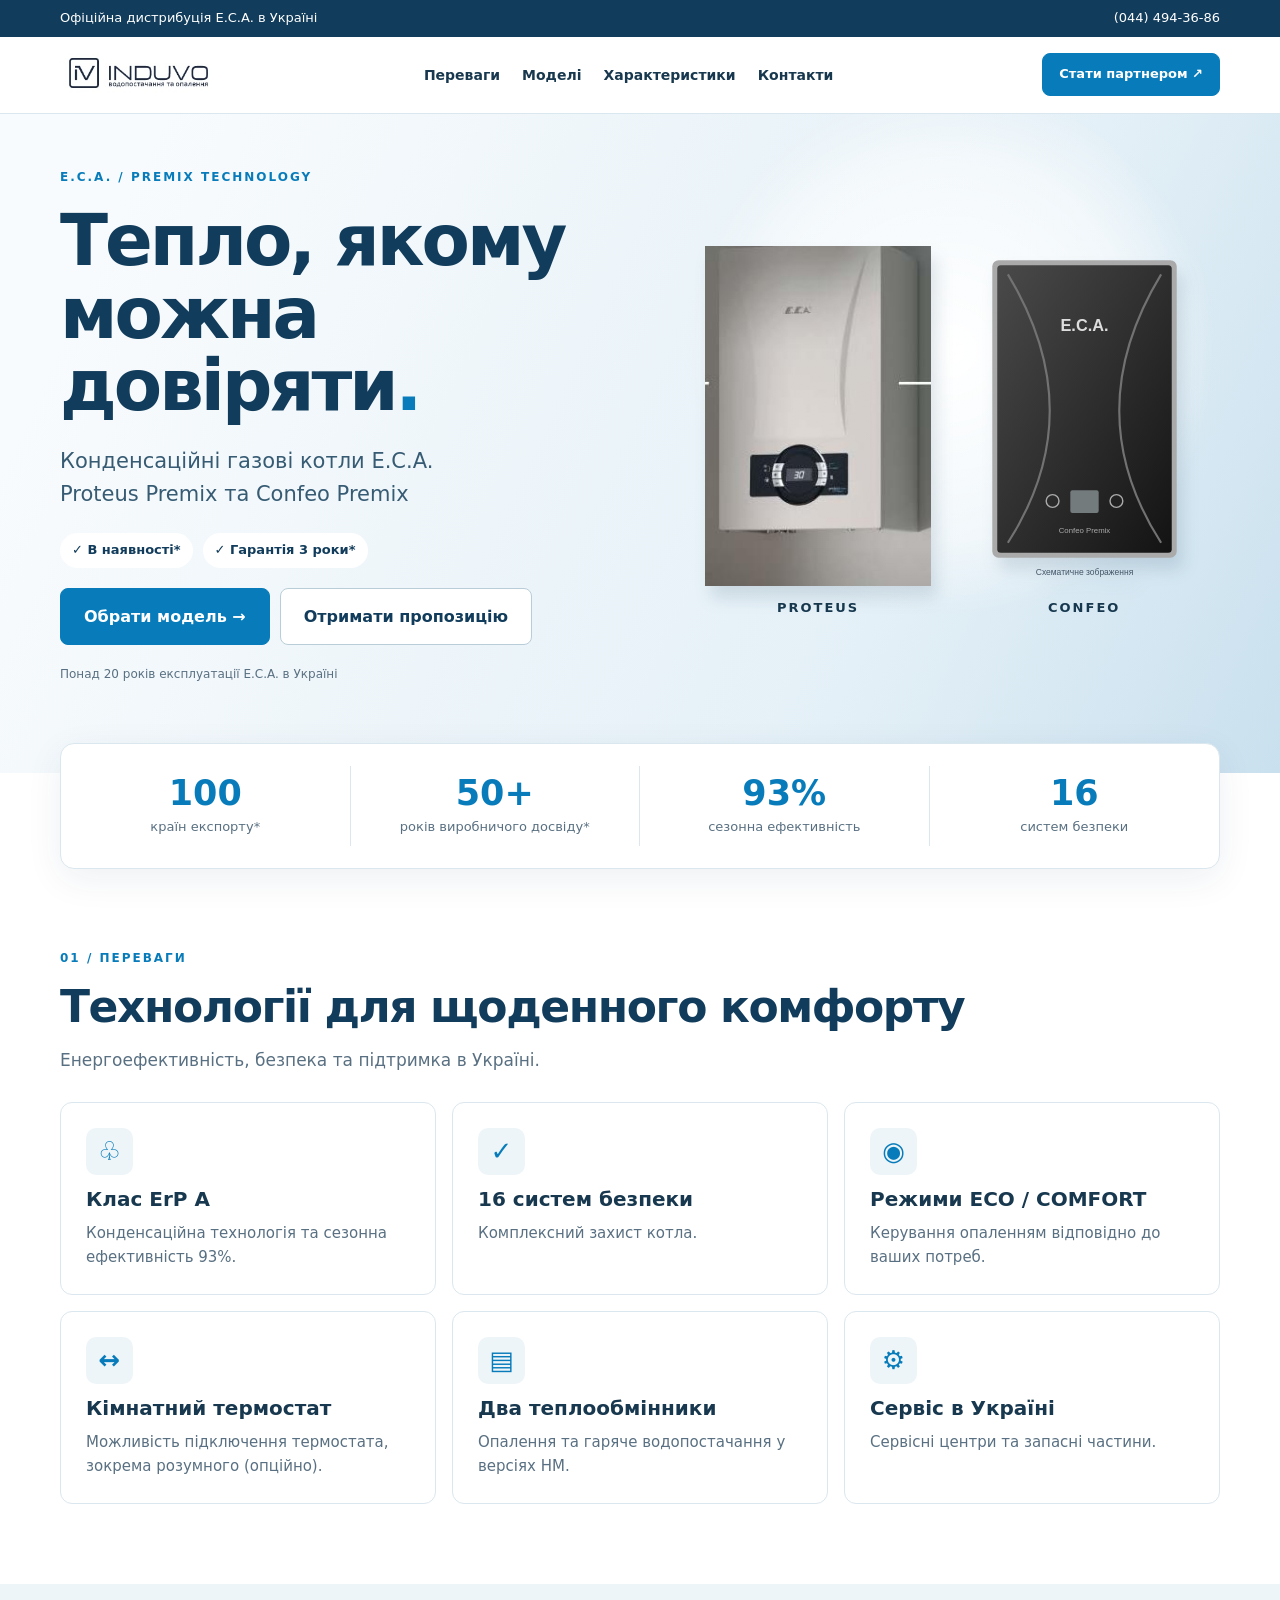
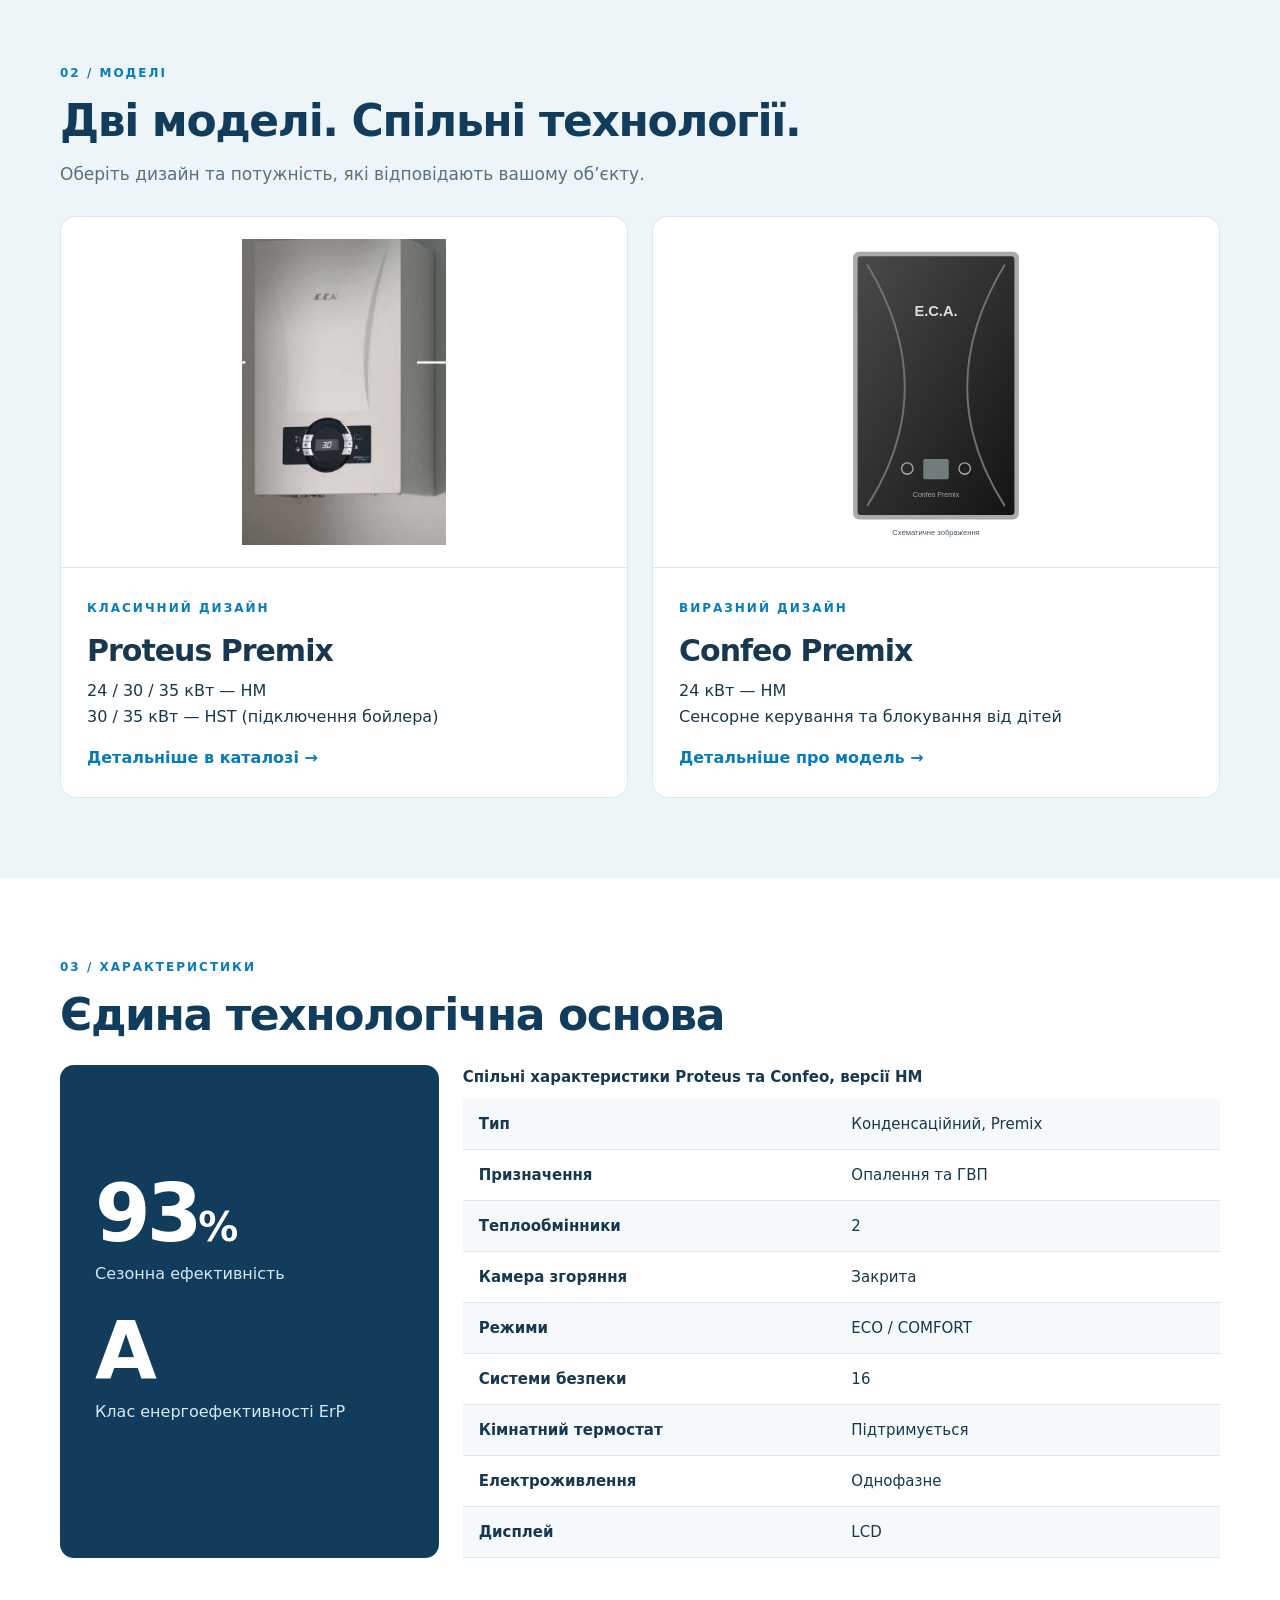
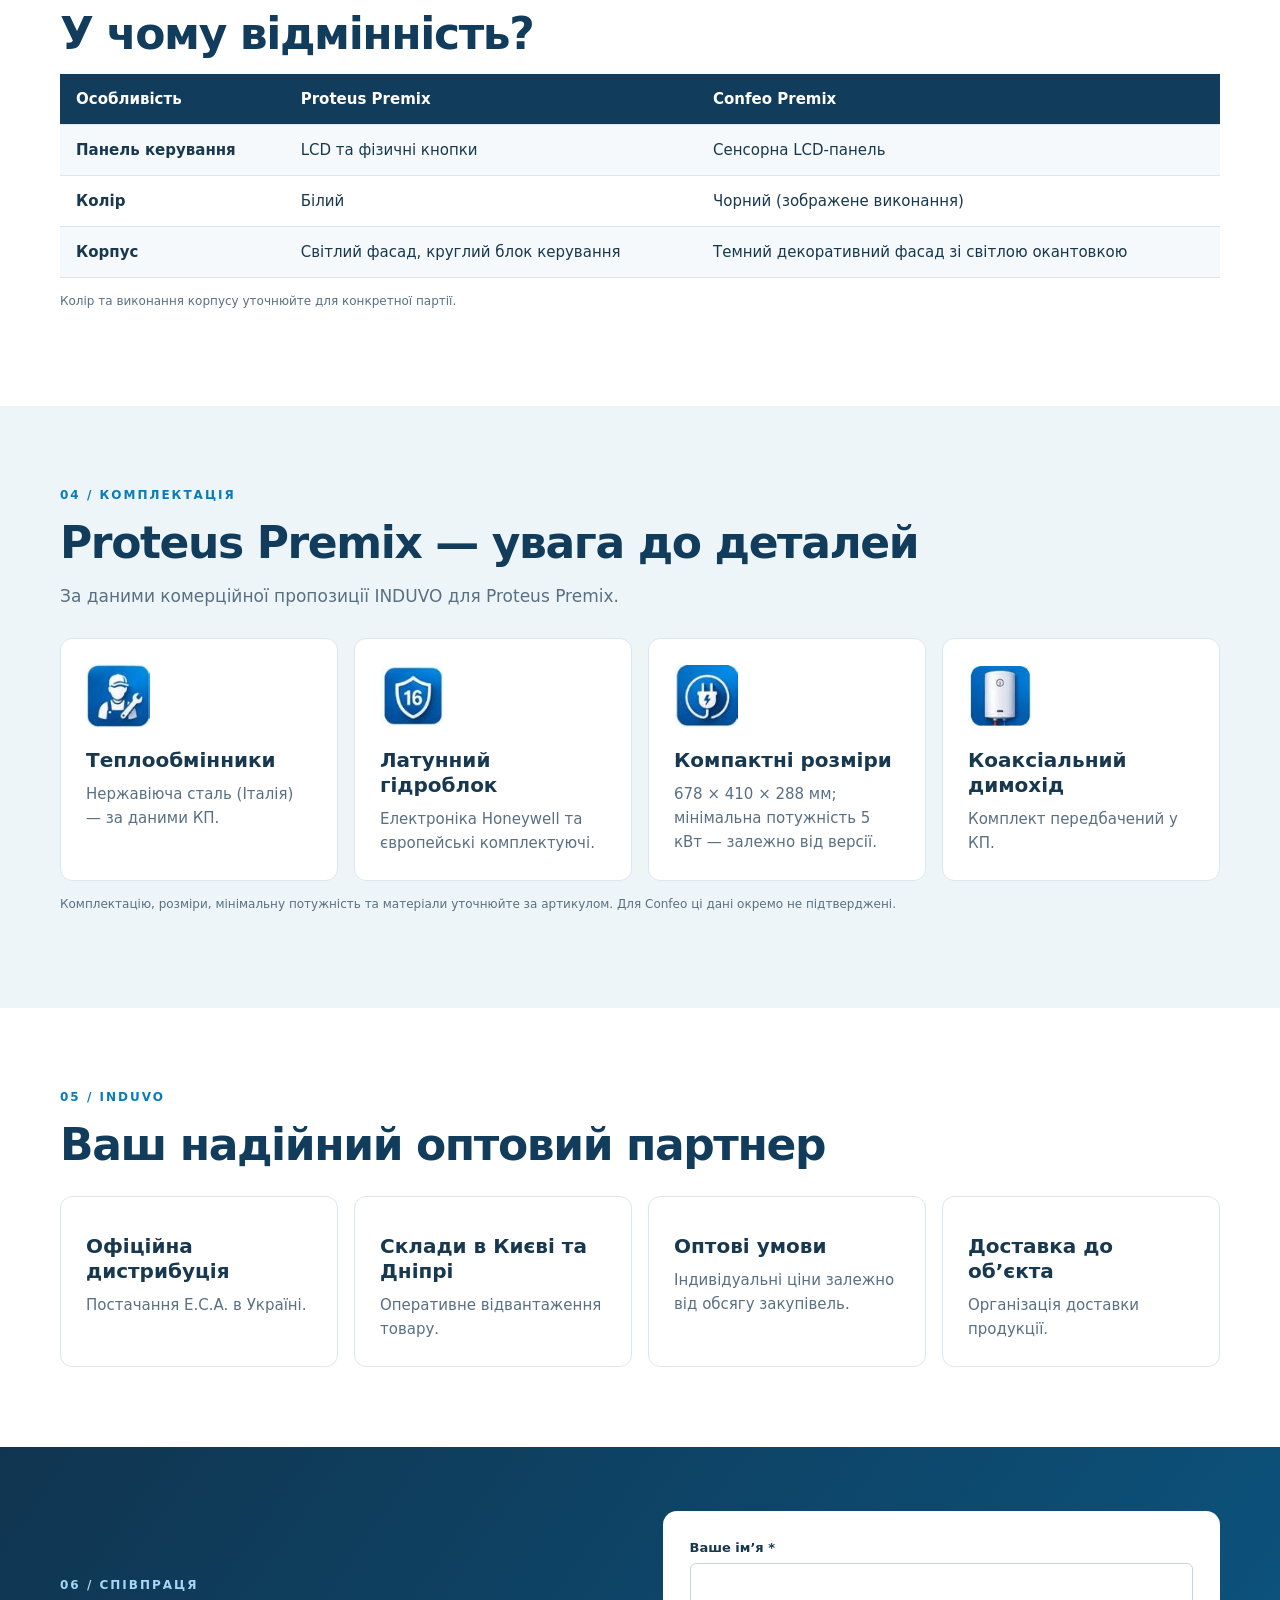
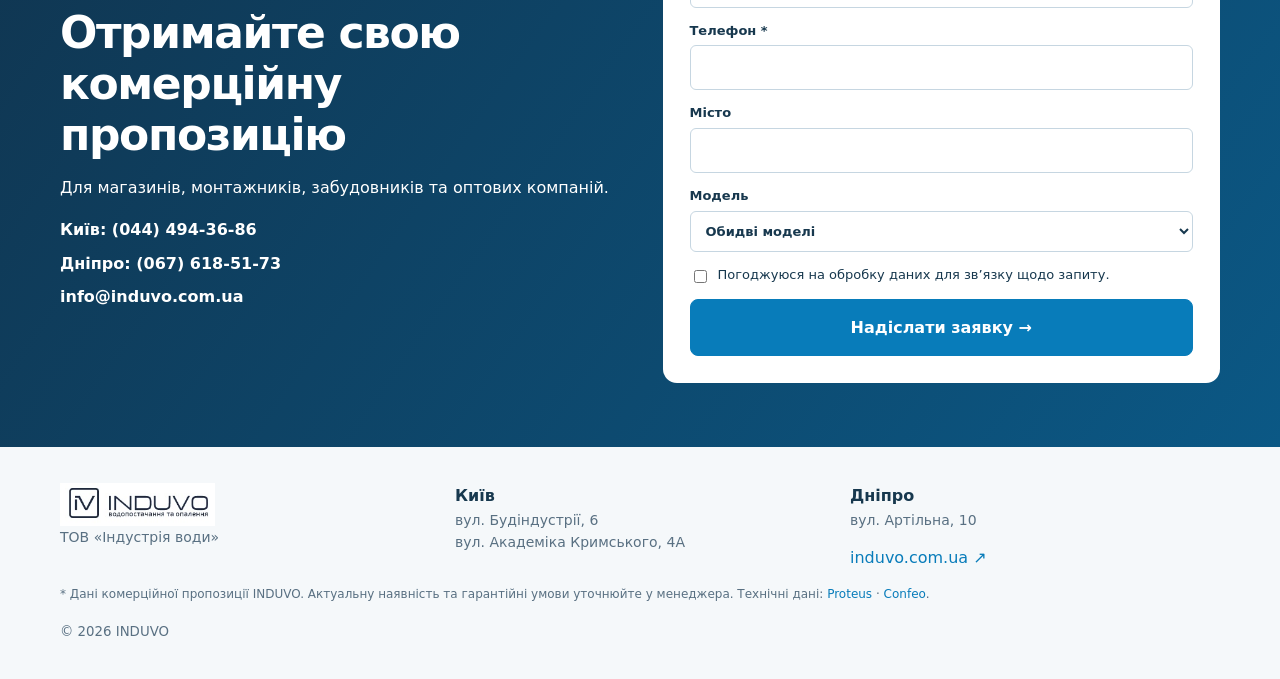
<file: index.html>
<!doctype html><html lang="uk"><head><meta charset="utf-8"><meta name="viewport" content="width=device-width, initial-scale=1"><meta name="description" content="Конденсаційні котли E.C.A. Proteus Premix та Confeo Premix. Оптові поставки INDUVO, Київ та Дніпро."><title>E.C.A. Premix | INDUVO</title><link rel="stylesheet" href="style.css"></head><body>
<div class="top"><div class="wrap">Офіційна дистрибуція E.C.A. в Україні <a href="tel:+380444943686">(044) 494-36-86</a></div></div><header><div class="wrap nav"><a href="https://induvo.netlify.app/"><img class="logo" src="assets/638.jpg" alt="INDUVO"></a><nav><a href="#benefits">Переваги</a><a href="#models">Моделі</a><a href="#specs">Характеристики</a><a href="#contacts">Контакти</a></nav><a class="btn small" href="#request">Стати партнером ↗</a></div></header>
<main><section class="hero"><div class="wrap hero-grid"><div><div class="eyebrow">E.C.A. / PREMIX TECHNOLOGY</div><h1>Тепло, якому<br>можна довіряти<span>.</span></h1><p class="lead">Конденсаційні газові котли E.C.A.<br>Proteus Premix та Confeo Premix</p><div class="chips"><span>✓ В наявності*</span><span>✓ Гарантія 3 роки*</span></div><div class="actions"><a class="btn" href="#models">Обрати модель →</a><a class="btn outline" href="#request">Отримати пропозицію</a></div><p class="micro">Понад 20 років експлуатації E.C.A. в Україні</p></div><div class="hero-products"><div class="ring"></div><div class="unit"><img src="https://eca.com.tr/image/webp?file=/uploads/images/big//ddd/aba/1832e1e5-29ca-4ccb-8855-cc2f384d8540.jpg" onerror="this.onerror=null;this.src='assets/proteus-fallback.jpg'" alt="E.C.A. Proteus Premix"><b>PROTEUS</b></div><div class="unit"><img src="https://eca.com.tr/image/webp?file=/uploads/images/big//edd/dcd/dbe/f60a44fb-d5da-48ee-a6d9-cd59e666379b.jpg" onerror="this.onerror=null;this.src='assets/confeo-schematic.svg'" alt="E.C.A. Confeo Premix"><b>CONFEO</b></div></div></div></section>
<div class="wrap stats"><div><strong>100</strong><span>країн експорту*</span></div><div><strong>50+</strong><span>років виробничого досвіду*</span></div><div><strong>93%</strong><span>сезонна ефективність</span></div><div><strong>16</strong><span>систем безпеки</span></div></div>
<section id="benefits" class="section wrap"><div class="eyebrow">01 / ПЕРЕВАГИ</div><h2>Технології для щоденного комфорту</h2><p class="sub">Енергоефективність, безпека та підтримка в Україні.</p><div class="cards"><article><i>♧</i><h3>Клас ErP A</h3><p>Конденсаційна технологія та сезонна ефективність 93%.</p></article><article><i>✓</i><h3>16 систем безпеки</h3><p>Комплексний захист котла.</p></article><article><i>◉</i><h3>Режими ECO / COMFORT</h3><p>Керування опаленням відповідно до ваших потреб.</p></article><article><i>↔</i><h3>Кімнатний термостат</h3><p>Можливість підключення термостата, зокрема розумного (опційно).</p></article><article><i>▤</i><h3>Два теплообмінники</h3><p>Опалення та гаряче водопостачання у версіях HM.</p></article><article><i>⚙</i><h3>Сервіс в Україні</h3><p>Сервісні центри та запасні частини.</p></article></div></section>
<section class="tint" id="models"><div class="wrap section"><div class="eyebrow">02 / МОДЕЛІ</div><h2>Дві моделі. Спільні технології.</h2><p class="sub">Оберіть дизайн та потужність, які відповідають вашому об’єкту.</p><div class="models"><article><div class="product-photo"><img src="https://eca.com.tr/image/webp?file=/uploads/images/big//ddd/aba/1832e1e5-29ca-4ccb-8855-cc2f384d8540.jpg" onerror="this.onerror=null;this.src='assets/proteus-fallback.jpg'" alt="Proteus Premix"></div><div class="product-info"><span class="eyebrow">КЛАСИЧНИЙ ДИЗАЙН</span><h3>Proteus Premix</h3><p>24 / 30 / 35 кВт — HM<br>30 / 35 кВт — HST (підключення бойлера)</p><a href="https://induvo.com.ua/catalog/item/kotel-kondensaciinii-proteus-premix-24-hm">Детальніше в каталозі →</a></div></article><article><div class="product-photo"><img src="https://eca.com.tr/image/webp?file=/uploads/images/big//edd/dcd/dbe/f60a44fb-d5da-48ee-a6d9-cd59e666379b.jpg" onerror="this.onerror=null;this.src='assets/confeo-schematic.svg'" alt="Confeo Premix"></div><div class="product-info"><span class="eyebrow">ВИРАЗНИЙ ДИЗАЙН</span><h3>Confeo Premix</h3><p>24 кВт — HM<br>Сенсорне керування та блокування від дітей</p><a href="https://eca.com.tr/urun/confeo-premix">Детальніше про модель →</a></div></article></div></div></section>
<section id="specs" class="wrap section"><div class="eyebrow">03 / ХАРАКТЕРИСТИКИ</div><h2>Єдина технологічна основа</h2><div class="spec-grid"><div class="feature"><strong>93<span>%</span></strong><p>Сезонна ефективність</p><strong>A</strong><p>Клас енергоефективності ErP</p></div><table><caption>Спільні характеристики Proteus та Confeo, версії HM</caption><tbody><tr><th>Тип</th><td>Конденсаційний, Premix</td></tr><tr><th>Призначення</th><td>Опалення та ГВП</td></tr><tr><th>Теплообмінники</th><td>2</td></tr><tr><th>Камера згоряння</th><td>Закрита</td></tr><tr><th>Режими</th><td>ECO / COMFORT</td></tr><tr><th>Системи безпеки</th><td>16</td></tr><tr><th>Кімнатний термостат</th><td>Підтримується</td></tr><tr><th>Електроживлення</th><td>Однофазне</td></tr><tr><th>Дисплей</th><td>LCD</td></tr></tbody></table></div><h2 class="compare-title">У чому відмінність?</h2><div class="table-scroll"><table class="compare"><thead><tr><th>Особливість</th><th>Proteus Premix</th><th>Confeo Premix</th></tr></thead><tbody><tr><th>Панель керування</th><td>LCD та фізичні кнопки</td><td>Сенсорна LCD-панель</td></tr><tr><th>Колір</th><td>Білий</td><td>Чорний (зображене виконання)</td></tr><tr><th>Корпус</th><td>Світлий фасад, круглий блок керування</td><td>Темний декоративний фасад зі світлою окантовкою</td></tr></tbody></table></div><p class="micro">Колір та виконання корпусу уточнюйте для конкретної партії.</p></section>
<section class="tint"><div class="wrap section"><div class="eyebrow">04 / КОМПЛЕКТАЦІЯ</div><h2>Proteus Premix — увага до деталей</h2><p class="sub">За даними комерційної пропозиції INDUVO для Proteus Premix.</p><div class="cards components"><article><img src="assets/652.jpg" alt=""><h3>Теплообмінники</h3><p>Нержавіюча сталь (Італія) — за даними КП.</p></article><article><img src="assets/653.jpg" alt=""><h3>Латунний гідроблок</h3><p>Електроніка Honeywell та європейські комплектуючі.</p></article><article><img src="assets/657.jpg" alt=""><h3>Компактні розміри</h3><p>678 × 410 × 288 мм; мінімальна потужність 5 кВт — залежно від версії.</p></article><article><img src="assets/658.jpg" alt=""><h3>Коаксіальний димохід</h3><p>Комплект передбачений у КП.</p></article></div><p class="micro">Комплектацію, розміри, мінімальну потужність та матеріали уточнюйте за артикулом. Для Confeo ці дані окремо не підтверджені.</p></div></section>
<section class="wrap section" id="contacts"><div class="eyebrow">05 / INDUVO</div><h2>Ваш надійний оптовий партнер</h2><div class="cards partner"><article><h3>Офіційна дистрибуція</h3><p>Постачання E.C.A. в Україні.</p></article><article><h3>Склади в Києві та Дніпрі</h3><p>Оперативне відвантаження товару.</p></article><article><h3>Оптові умови</h3><p>Індивідуальні ціни залежно від обсягу закупівель.</p></article><article><h3>Доставка до об’єкта</h3><p>Організація доставки продукції.</p></article></div></section>
<section class="contact" id="request"><div class="wrap contact-grid"><div><div class="eyebrow">06 / СПІВПРАЦЯ</div><h2>Отримайте свою<br>комерційну пропозицію</h2><p>Для магазинів, монтажників, забудовників та оптових компаній.</p><a href="tel:+380444943686">Київ: (044) 494-36-86</a><a href="tel:+380676185173">Дніпро: (067) 618-51-73</a><a href="mailto:info@induvo.com.ua">info@induvo.com.ua</a></div><form name="eca-request" method="POST" data-netlify="true" netlify-honeypot="bot-field" action="/thanks.html"><input type="hidden" name="form-name" value="eca-request"><p hidden><label>Не заповнювати <input name="bot-field"></label></p><label>Ваше ім’я *<input name="name" required autocomplete="name"></label><label>Телефон *<input name="phone" type="tel" required autocomplete="tel"></label><label>Місто<input name="city" autocomplete="address-level2"></label><label>Модель<select name="model"><option>Обидві моделі</option><option>Proteus Premix</option><option>Confeo Premix</option></select></label><label class="consent"><input type="checkbox" name="consent" required> Погоджуюся на обробку даних для зв’язку щодо запиту.</label><button class="btn" type="submit">Надіслати заявку →</button></form></div></section></main><footer><div class="wrap"><div class="footer-grid"><div><img class="logo" src="assets/638.jpg" alt="INDUVO"><p>ТОВ «Індустрія води»</p></div><div><b>Київ</b><p>вул. Будіндустрії, 6<br>вул. Академіка Кримського, 4А</p></div><div><b>Дніпро</b><p>вул. Артільна, 10</p><a href="https://induvo.com.ua/">induvo.com.ua ↗</a></div></div><p class="micro">* Дані комерційної пропозиції INDUVO. Актуальну наявність та гарантійні умови уточнюйте у менеджера. Технічні дані: <a href="https://eca.com.tr/urun/proteus-premix">Proteus</a> · <a href="https://eca.com.tr/urun/confeo-premix">Confeo</a>.</p><small>© 2026 INDUVO</small></div></footer></body></html>
</file>
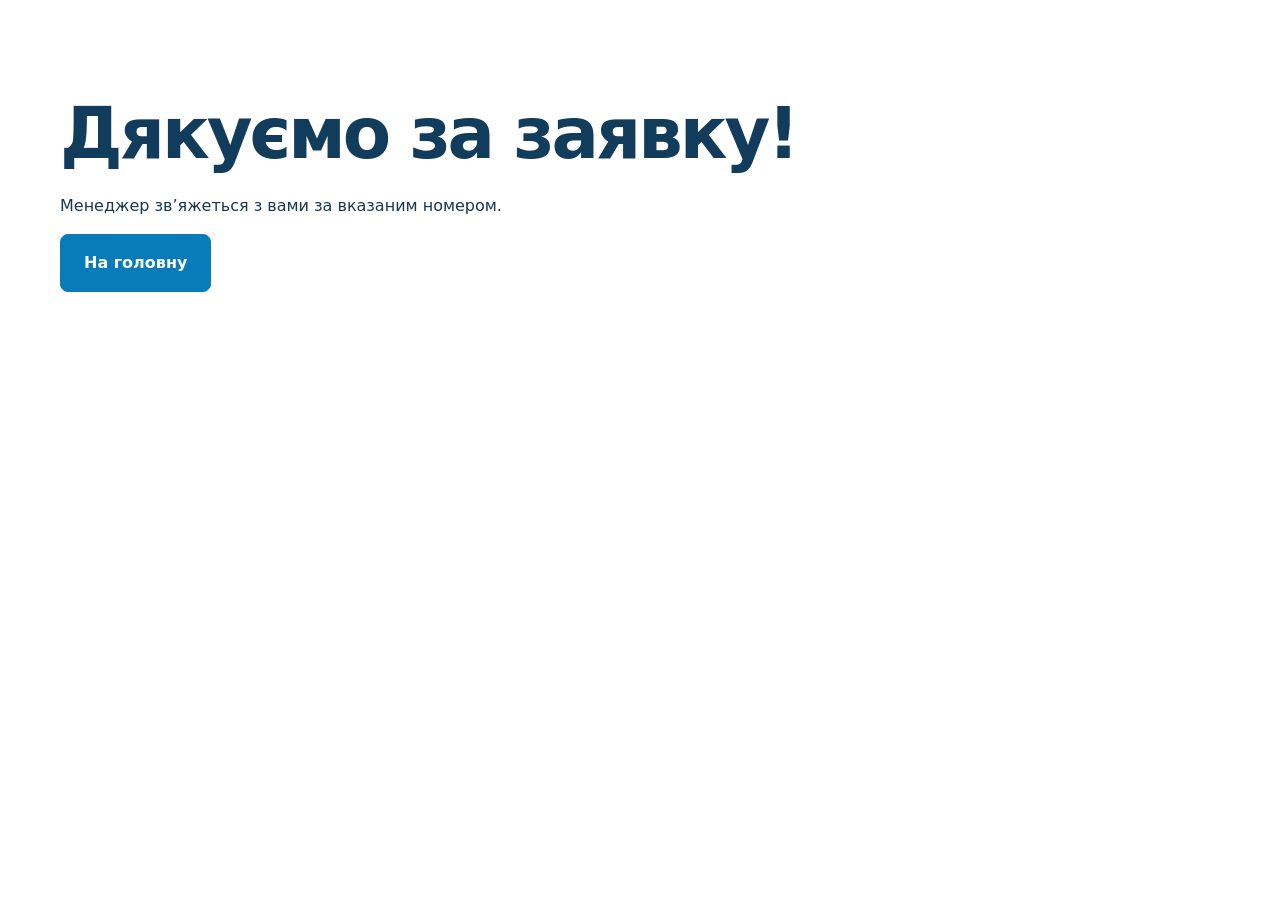
<file: thanks.html>
<!doctype html><html lang="uk"><head><meta charset="utf-8"><meta name="viewport" content="width=device-width, initial-scale=1"><link rel="stylesheet" href="style.css"><title>Дякуємо | INDUVO</title></head><body><main class="wrap section"><h1>Дякуємо за заявку!</h1><p>Менеджер зв’яжеться з вами за вказаним номером.</p><a class="btn" href="/">На головну</a></main></body></html>
</file>
<file: style.css>
:root{--navy:#113c5b;--blue:#087cba;--ink:#17384e;--muted:#597082;--light:#eef5f9;--line:#dbe7ee}*{box-sizing:border-box}html{scroll-behavior:smooth;scroll-padding-top:90px}body{margin:0;font:16px/1.6 system-ui,-apple-system,'Segoe UI',sans-serif;color:var(--ink);background:white}a{color:var(--blue);text-decoration:none}a:hover{text-decoration:underline}.wrap{width:min(1160px,92%);margin:auto}.top{background:var(--navy);color:white;font-size:13px;padding:8px 0}.top .wrap{display:flex;justify-content:space-between;gap:10px}.top a{color:white}header{position:sticky;top:0;z-index:5;background:#fffffff5;border-bottom:1px solid var(--line);backdrop-filter:blur(12px)}.nav{display:flex;align-items:center;justify-content:space-between;gap:20px;min-height:76px}.logo{width:155px;height:auto;display:block}.nav nav{display:flex;gap:22px}.nav nav a{color:var(--ink);font-size:14px;font-weight:600}.btn{display:inline-flex;align-items:center;justify-content:center;background:var(--blue);border:1px solid var(--blue);border-radius:8px;padding:15px 23px;color:white;font:inherit;font-weight:700;cursor:pointer;transition:.2s}.btn:hover{background:#086397;text-decoration:none;transform:translateY(-1px)}.btn.small{padding:10px 16px;font-size:13px}.outline{background:white;color:var(--navy);border-color:#b9cdd9}.outline:hover{background:var(--light)}.hero{background:linear-gradient(115deg,#f8fbfd 10%,#e4f0f7 70%,#c9e0ee);overflow:hidden}.hero-grid{display:grid;grid-template-columns:1.12fr 1fr;gap:20px;align-items:center;min-height:535px;padding:54px 0 75px}.eyebrow{font-size:12px;letter-spacing:2px;font-weight:800;color:var(--blue);text-transform:uppercase}h1,h2,h3,p{margin-top:0}h1{font-size:clamp(43px,5.5vw,72px);line-height:1.03;letter-spacing:-3px;margin:18px 0 22px;color:var(--navy)}h1 span{color:var(--blue)}h2{font-size:clamp(29px,3.5vw,44px);line-height:1.16;letter-spacing:-1.4px;margin:12px 0 15px;color:var(--navy)}h3{font-size:20px;line-height:1.25;margin:12px 0 9px}.lead{font-size:21px;color:#365b73}.chips,.actions{display:flex;gap:10px;flex-wrap:wrap;margin:20px 0}.chips span{background:white;color:var(--navy);padding:7px 12px;border-radius:30px;font-size:13px;font-weight:700}.micro{font-size:12px;color:var(--muted);margin:14px 0}.hero-products{position:relative;display:flex;align-items:end;justify-content:center;gap:8px;isolation:isolate;min-width:0}.ring{position:absolute;z-index:-1;width:100%;aspect-ratio:1;border-radius:50%;background:radial-gradient(circle,#fff 0%,#ffffff88 50%,transparent 70%)}.unit{width:48%;text-align:center}.unit img{width:100%;height:340px;object-fit:contain;mix-blend-mode:multiply;filter:drop-shadow(6px 12px 8px #143b5d22)}.unit b{font-size:13px;letter-spacing:2px}.stats{position:relative;margin-top:-30px;display:grid;grid-template-columns:repeat(4,1fr);background:white;box-shadow:0 10px 36px #113c5b13;border:1px solid var(--line);border-radius:14px;padding:22px 0}.stats div{text-align:center;border-right:1px solid var(--line);padding:8px}.stats div:last-child{border:0}.stats strong{display:block;font-size:35px;line-height:1.1;color:var(--blue)}.stats span{font-size:13px;color:var(--muted)}.section{padding-top:80px;padding-bottom:80px}.sub{color:var(--muted);font-size:17px;margin-bottom:28px}.cards{display:grid;grid-template-columns:repeat(3,1fr);gap:16px;margin-top:26px}.cards article{border:1px solid var(--line);border-radius:12px;padding:25px;background:#fff}.cards i{font-style:normal;display:grid;place-items:center;border-radius:10px;background:var(--light);color:var(--blue);width:47px;height:47px;font-size:26px;font-weight:bold}.cards p{margin:0;color:var(--muted);font-size:15px}.tint{background:var(--light)}.models{display:grid;grid-template-columns:1fr 1fr;gap:24px}.models article{background:white;border-radius:16px;border:1px solid var(--line);overflow:hidden}.product-photo{height:350px;padding:22px;background:#fff}.product-photo img{width:100%;height:100%;object-fit:contain}.product-info{border-top:1px solid var(--line);padding:26px}.product-info h3{font-size:30px;letter-spacing:-1px}.product-info a{font-weight:700}.spec-grid{display:grid;grid-template-columns:1fr 2fr;gap:24px;margin-top:25px}.feature{background:var(--navy);border-radius:14px;padding:35px;color:white;display:flex;flex-direction:column;justify-content:center}.feature strong{font-size:80px;line-height:1;letter-spacing:-4px}.feature strong span{font-size:40px}.feature p{margin:7px 0 25px;color:#d6e8f5}table{width:100%;border-collapse:collapse;font-size:15px}caption{text-align:left;font-weight:700;padding:0 0 10px}th,td{text-align:left;padding:13px 16px;border-bottom:1px solid var(--line)}tbody tr:nth-child(odd){background:#f5f9fb}th{font-weight:600}thead{background:var(--navy);color:#fff}.compare-title{margin-top:50px}.table-scroll{overflow-x:auto}.compare{min-width:570px}.components,.partner{grid-template-columns:repeat(4,1fr)}.components img{width:64px;height:64px;object-fit:contain;border-radius:10px}.contact{background:linear-gradient(125deg,#103550,#0b5885);color:white;padding:64px 0}.contact h2,.contact a{color:white}.contact .eyebrow{color:#a5d6f4}.contact-grid{display:grid;grid-template-columns:1fr 1fr;gap:45px;align-items:center}.contact a{display:block;margin:8px 0;font-weight:600}form{display:grid;gap:13px;padding:27px;background:white;color:var(--ink);border-radius:14px}label{font-size:13px;font-weight:650}input:not([type=checkbox]),select{display:block;margin-top:4px;width:100%;padding:11px;border:1px solid #c6d6e1;border-radius:6px;background:white;color:var(--ink);font:inherit}.consent{display:flex;gap:8px;align-items:start;font-weight:400}.consent input{margin-top:5px}footer{padding:36px 0;background:#f5f8fa}.footer-grid{display:grid;grid-template-columns:1fr 1fr 1fr;gap:25px}.footer-grid p{font-size:14px;color:var(--muted)}footer small{color:var(--muted)}@media(max-width:850px){.nav nav{display:none}.hero-grid{grid-template-columns:1fr;min-height:0;padding:40px 0 65px}.hero-products{max-width:500px;margin:auto;width:100%}.unit img{height:250px}.cards{grid-template-columns:repeat(2,1fr)}.section{padding:52px 0}.spec-grid{grid-template-columns:1fr}.feature{display:grid;grid-template-columns:auto 1fr;align-items:center;gap:16px}.feature p{margin:0}.feature strong{font-size:54px}.contact-grid{grid-template-columns:1fr;gap:20px}}@media(max-width:520px){.top .wrap{font-size:11px}.logo{width:120px}.nav{min-height:64px}.hero-grid{gap:0}h1{letter-spacing:-2px}.lead{font-size:18px}.stats{grid-template-columns:repeat(2,1fr);gap:12px}.stats div:nth-child(2){border:0}.stats strong{font-size:28px}.models{grid-template-columns:1fr}.cards{gap:10px}.cards article{padding:15px}.cards h3{font-size:17px}.cards p{font-size:13px}.product-photo{height:270px}.footer-grid{grid-template-columns:1fr}.actions .btn{width:100%}.unit img{height:220px}th,td{padding:10px;font-size:13px}}:focus-visible{outline:3px solid #e5a945;outline-offset:3px}
</file>
